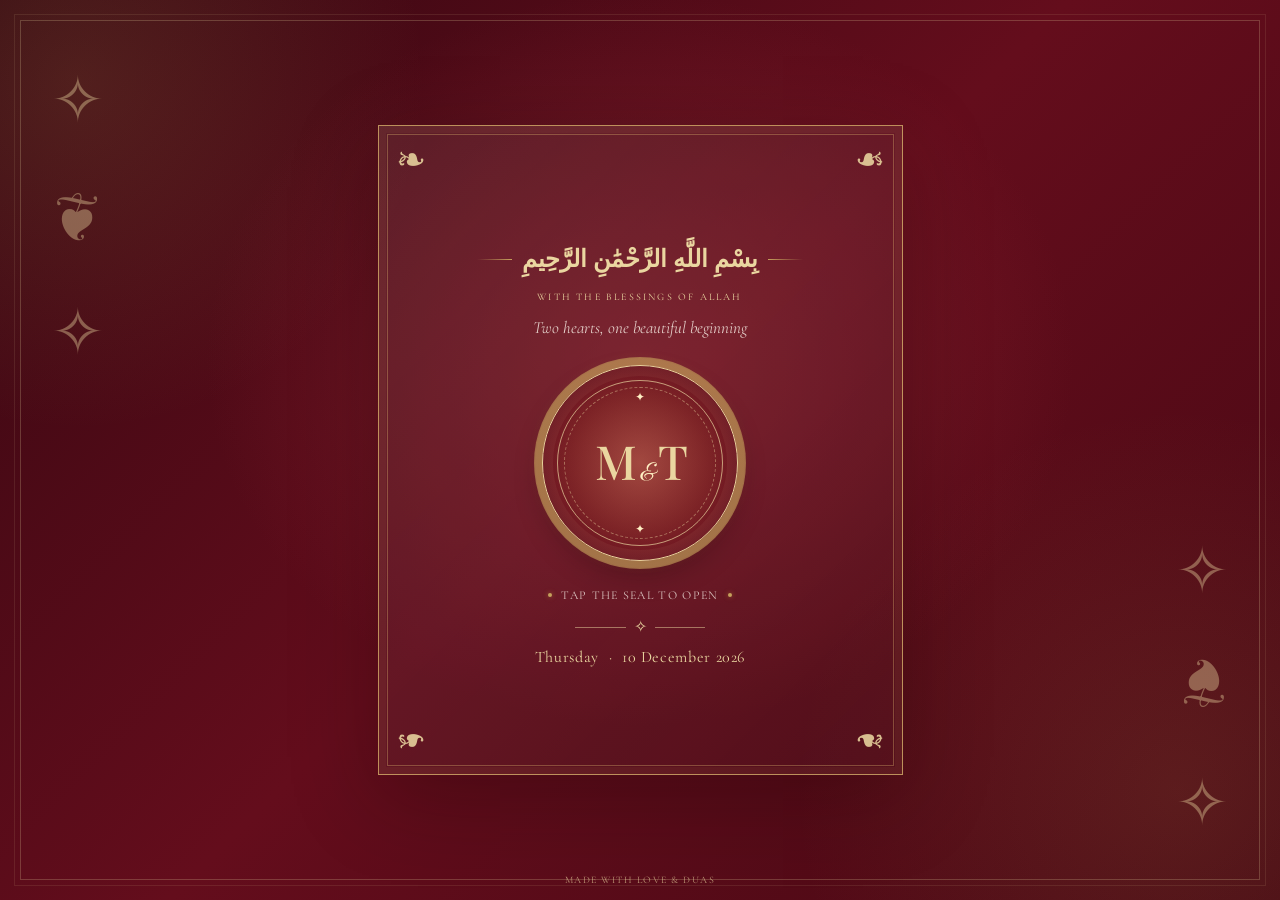
<file: index.html>
<!DOCTYPE html>
<html lang="en">
<head>
  <meta charset="UTF-8" />
  <meta name="viewport" content="width=device-width, initial-scale=1.0" />
  <meta name="theme-color" content="#640d1c" />
  <meta name="description" content="A wedding invitation for Adv. Thasnim N.S and Muhamed Uvais S — 10 December 2026." />
  <title>Thasnim &amp; Muhamed Uvais | Wedding Invitation</title>
  <link rel="preconnect" href="https://fonts.googleapis.com" />
  <link rel="preconnect" href="https://fonts.gstatic.com" crossorigin />
  <link href="https://fonts.googleapis.com/css2?family=Cormorant+Garamond:wght@400;500;600;700&family=Great+Vibes&family=Playfair+Display:wght@400;500;600;700&display=swap" rel="stylesheet" />
  <link rel="stylesheet" href="style.css" />
  <script src="script.js" defer></script>
</head>
<body class="cover-page">
  <main class="cover-scene">
    <div class="ambient-glow" aria-hidden="true"></div>
    <section class="cover-card" aria-labelledby="cover-title">
      <span class="corner-flourish corner-flourish--tl" aria-hidden="true">❧</span>
      <span class="corner-flourish corner-flourish--tr" aria-hidden="true">❧</span>
      <span class="corner-flourish corner-flourish--bl" aria-hidden="true">❧</span>
      <span class="corner-flourish corner-flourish--br" aria-hidden="true">❧</span>

      <div class="cover-topline"><span></span><b lang="ar" dir="rtl">بِسْمِ اللَّهِ الرَّحْمَٰنِ الرَّحِيمِ</b><span></span></div>
      <p id="cover-title" class="cover-kicker">With the blessings of Allah</p>
      <p class="cover-intro">Two hearts, one beautiful beginning</p>

      <a class="seal-link" href="invitation.html" aria-label="Open the wedding invitation">
        <span class="seal-ring seal-ring--outer" aria-hidden="true"></span>
        <span class="seal-ring seal-ring--inner" aria-hidden="true"></span>
        <span class="seal-stars" aria-hidden="true">✦</span>
        <span class="seal-monogram">M <i>&amp;</i> T</span>
        <span class="seal-stars seal-stars--bottom" aria-hidden="true">✦</span>
      </a>

      <p class="cover-tap"><span class="tap-dot" aria-hidden="true"></span> Tap the seal to open <span class="tap-dot" aria-hidden="true"></span></p>
      <div class="cover-divider" aria-hidden="true"><span>✧</span></div>
      <p class="cover-date">Thursday <span>·</span> 10 December 2026</p>
    </section>
    <p class="cover-footer">Made with love &amp; duas</p>
  </main>
</body>
</html>
</file>
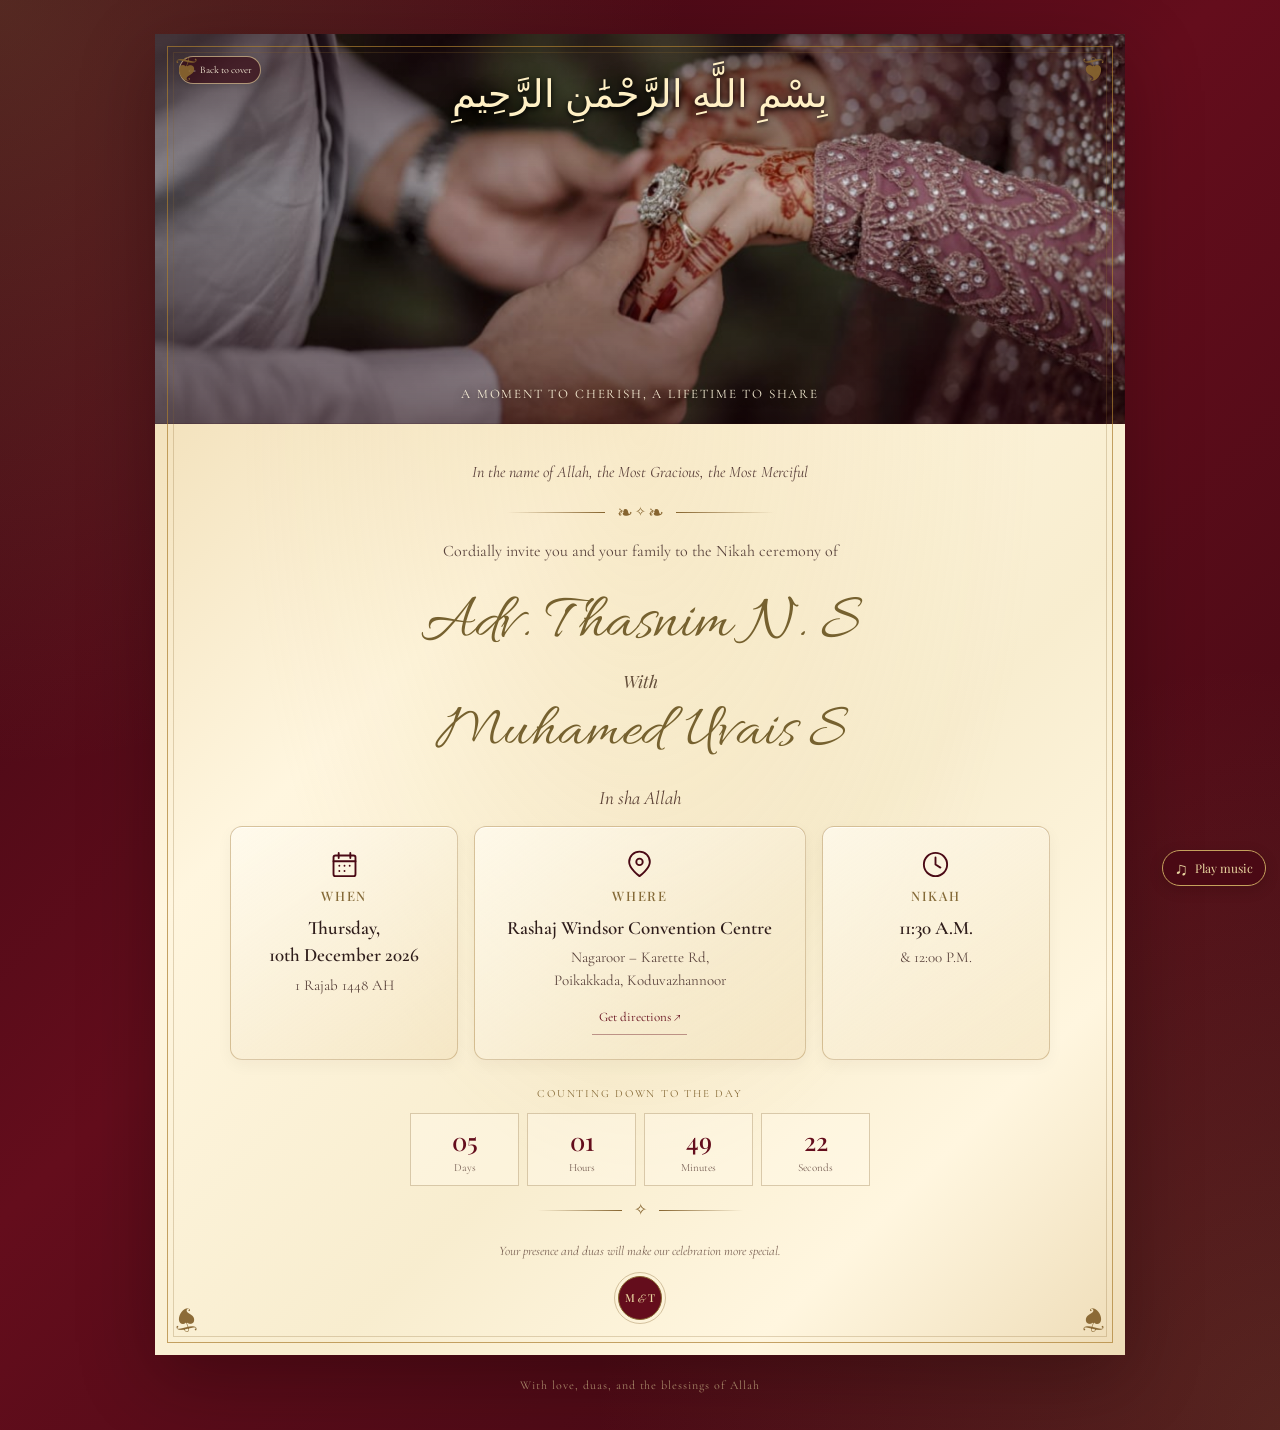
<file: invitation.html>
<!DOCTYPE html>
<html lang="en">
<head>
  <meta charset="UTF-8" />
  <meta name="viewport" content="width=device-width, initial-scale=1.0" />
  <meta name="theme-color" content="#640d1c" />
  <meta name="description" content="Nikah invitation of Adv. Thasnim N.S and Muhamed Uvais S, Thursday 10 December 2026." />
  <title>The Invitation | Thasnim &amp; Muhamed Uvais</title>
  <link rel="preconnect" href="https://fonts.googleapis.com" />
  <link rel="preconnect" href="https://fonts.gstatic.com" crossorigin />
 <link href="https://fonts.googleapis.com/css2?family=Allura&family=Cormorant+Garamond:wght@400;500;600;700&family=Great+Vibes&family=Playfair+Display:wght@400;500;600;700&display=swap" rel="stylesheet" />
  <script>
  try {
    if (sessionStorage.getItem("weddingOpeningPending") === "1") {
      document.documentElement.classList.add(
        "wedding-transition-pending"
      );
    }
  } catch (error) {
    // Continue normally if sessionStorage is unavailable.
  }
</script> 
  <link rel="stylesheet" href="style.css" />
  <script src="script.js" defer></script>
</head>
<body class="invitation-page">
  <main class="invitation-wrap">
    <article class="invitation-paper">
      <div class="paper-border" aria-hidden="true"></div>
      <span class="paper-corner paper-corner--tl" aria-hidden="true">❦</span>
      <span class="paper-corner paper-corner--tr" aria-hidden="true">❦</span>
      <span class="paper-corner paper-corner--bl" aria-hidden="true">❦</span>
      <span class="paper-corner paper-corner--br" aria-hidden="true">❦</span>

      <!-- Wedding photograph hero -->
      <section class="invitation-hero" aria-label="Wedding photograph">
        <img
          class="hero-image"
          src="image/wedding-hands.jpeg"
          alt="A close-up of the couple's hands during their ring ceremony"
          width="1040"
          height="694"
          fetchpriority="high"
        />
        <div class="hero-overlay" aria-hidden="true"></div>
        <p class="hero-bismillah" lang="ar" dir="rtl">بِسْمِ اللَّهِ الرَّحْمَٰنِ الرَّحِيمِ</p>
        <a class="back-link" href="index.html" aria-label="Return to the cover page">Back to cover</a>
        <p class="hero-caption">A moment to cherish, a lifetime to share</p>
      </section>

      <div class="invitation-content">
        <header class="invitation-header">
          <p class="translation">In the name of Allah, the Most Gracious, the Most Merciful</p>
          <div class="ornament-divider" aria-hidden="true"><span></span>❧<i>✧</i>❧<span></span></div>
          <p class="invitation-copy">Cordially invite you and your family to the Nikah ceremony of</p>
        </header>

       <section class="couple-section" aria-label="The couple">

          <p class="script-name bride-name">Adv. Thasnim N. S</p>
        
          <p class="with-line">With</p>
        
          <p class="script-name groom-name">Muhamed Uvais S</p>
        
        </section>

        <p class="insha-line">In sha Allah</p>

        <section class="event-grid" aria-label="Wedding details">
          <div class="event-item">
            <div class="event-icon" aria-hidden="true">
              <svg viewBox="0 0 24 24"><rect x="3.5" y="5" width="17" height="16" rx="1.5"></rect><path d="M7.5 3v4M16.5 3v4M3.5 9.5h17M8 13h.01M12 13h.01M16 13h.01M8 17h.01M12 17h.01"></path></svg>
            </div>
            <h2>When</h2>
            <p class="event-main">Thursday,<br />10th December 2026</p>
            <p class="event-sub">1 Rajab 1448 AH</p>
          </div>

          <div class="event-item event-item--venue">
            <div class="event-icon" aria-hidden="true">
              <svg viewBox="0 0 24 24"><path d="M20 10c0 5.2-8 11-8 11S4 15.2 4 10a8 8 0 1 1 16 0Z"></path><circle cx="12" cy="10" r="2.5"></circle></svg>
            </div>
            <h2>Where</h2>
            <p class="event-main">Rashaj Windsor Convention Centre</p>
            <p class="event-sub">Nagaroor – Karette Rd,<br />Poikakkada, Koduvazhannoor</p>
            <a class="text-link" href="https://www.google.com/maps/search/?api=1&amp;query=Rashaj+Windsor+Convention+Centre+Nagaroor+Karette+Road+Poikakkada+Koduvalzhannoor" target="_blank" rel="noopener noreferrer">Get directions ↗</a>
          </div>

          <div class="event-item">
            <div class="event-icon" aria-hidden="true">
              <svg viewBox="0 0 24 24"><circle cx="12" cy="12" r="9"></circle><path d="M12 6.5V12l3.8 2.4"></path></svg>
            </div>
            <h2>Nikah</h2>
            <p class="event-main">11:30 A.M.</p>
            <p class="event-sub">&amp; 12:00 P.M.</p>
          </div>
        </section>

        <section class="countdown-section" aria-label="Countdown to the wedding">
         
          <p class="countdown-heading">Counting down to the day</p>
          <div class="countdown" data-countdown>
            <div><strong data-days>--</strong><span>Days</span></div>
            <div><strong data-hours>--</strong><span>Hours</span></div>
            <div><strong data-minutes>--</strong><span>Minutes</span></div>
            <div><strong data-seconds>--</strong><span>Seconds</span></div>
          </div>
          <div class="ornament-divider ornament-divider--small" aria-hidden="true"><span></span>✧<span></span></div>
        </section>

        <!--
        <section class="gathering-section" aria-label="Pre-wedding gathering">
          <p class="gathering-label">Pre-wedding gathering</p>
          <p class="gathering-detail">Zahira Auditorium, Pangode</p>
          <p class="gathering-time">4:00 p.m. onwards</p>
          <div class="ornament-divider ornament-divider--small" aria-hidden="true"><span></span>✧<span></span></div>
        </section> -->

        <footer class="invitation-footer">
          <p class="footer-dua">Your presence and duas will make our celebration more special.</p>
          <a class="return-seal" href="index.html" aria-label="Return to the cover page"><span>M <i>&amp;</i> T</span></a>
        </footer>
      </div>
    </article>
    <p class="outside-note">With love, duas, and the blessings of Allah</p>
  </main>

  <!-- Background music: autoplay is attempted, with a tap control fallback. -->
  <audio id="invitationMusic" loop preload="auto" playsinline>
    <source src="https://azee03.github.io/updated-wedding-invitation/music/background.mp3" type="audio/mpeg" />
  </audio>
  <button type="button" class="music-toggle" id="musicToggle" aria-label="Play background music" aria-pressed="false">
    <span aria-hidden="true">♫</span>
    <span class="music-label">Play music</span>
  </button>
</body>
</html>
</file>
<file: style.css>
/* =========================================
   WEDDING INVITATION WEBSITE
   Clean responsive stylesheet
   Theme: Burgundy, Champagne, Gold & Ivory
   ========================================= */

:root {
  --red-950: #350711;
  --red-900: #4a0915;
  --red-800: #640d1c;
  --red-700: #7d1727;
  --gold: #c5a15d;
  --gold-light: #ead6a0;
  --gold-dark: #86642f;
  --paper: #fff6df;
  --paper-mid: #f8edcf;
  --paper-deep: #ead4a5;
  --ink: #37171a;
  --muted-ink: #745d54;
  --serif: "Cormorant Garamond", Georgia, serif;
  --display: "Playfair Display", Georgia, serif;
  --script: "Great Vibes", "Brush Script MT", cursive;
}

* { box-sizing: border-box; }
html {
  scroll-behavior: smooth;
  -webkit-text-size-adjust: 100%;
  text-size-adjust: 100%;
}
body { margin: 0; font-family: var(--serif); }
a { color: inherit; -webkit-tap-highlight-color: transparent; }
img, svg { max-width: 100%; }
a:focus-visible { outline: 2px solid var(--gold-dark); outline-offset: 3px; }

/* =========================================
   COVER PAGE
   ========================================= */
.cover-page {
  min-height: 100vh;
  min-height: 100svh;
  color: var(--paper);
  background:
    radial-gradient(ellipse at 50% 40%, rgba(160, 45, 57, .5), transparent 48%),
    radial-gradient(circle at 6% 9%, rgba(205, 164, 91, .15), transparent 24%),
    radial-gradient(circle at 92% 88%, rgba(205, 164, 91, .12), transparent 27%),
    linear-gradient(135deg, var(--red-950), var(--red-800) 49%, #470813);
}
.cover-scene {
  min-height: 100vh;
  min-height: 100svh;
  width: 100%;
  position: relative;
  isolation: isolate;
  display: flex;
  flex-direction: column;
  align-items: center;
  justify-content: center;
  padding: 30px 18px 22px;
  overflow: hidden;
}
.cover-scene::before,
.cover-scene::after {
  content: "✧  ❦  ✧";
  position: absolute;
  z-index: -1;
  color: rgba(234, 214, 160, .4);
  font-size: clamp(30px, 5vw, 65px);
  letter-spacing: .2em;
  writing-mode: vertical-rl;
  user-select: none;
  pointer-events: none;
}
.cover-scene::before { top: 7%; left: 3%; }
.cover-scene::after { right: 3%; bottom: 7%; transform: rotate(180deg); }
.ambient-glow {
  position: absolute;
  inset: 20px;
  border: 1px solid rgba(234, 214, 160, .23);
  outline: 1px solid rgba(234, 214, 160, .1);
  outline-offset: 5px;
  pointer-events: none;
}
.cover-card {
  width: min(100%, 525px);
  min-height: 650px;
  position: relative;
  display: flex;
  flex-direction: column;
  align-items: center;
  justify-content: center;
  padding: 54px 28px 42px;
  text-align: center;
  background: linear-gradient(135deg, rgba(255, 250, 240, .075), rgba(255, 250, 240, .015)), rgba(63, 6, 17, .18);
  border: 1px solid rgba(222, 186, 111, .75);
  box-shadow: 0 22px 80px rgba(20, 0, 4, .28), inset 0 0 0 7px rgba(222, 186, 111, .055);
  animation: card-arrive .8s ease both;
}
.cover-card::before {
  content: "";
  position: absolute;
  inset: 8px;
  border: 1px solid rgba(222, 186, 111, .35);
  pointer-events: none;
}
.corner-flourish { position: absolute; z-index: 1; color: var(--gold-light); font-size: 36px; line-height: 1; opacity: .88; }
.corner-flourish--tl { top: 17px; left: 17px; }
.corner-flourish--tr { top: 17px; right: 17px; transform: scaleX(-1); }
.corner-flourish--bl { bottom: 17px; left: 17px; transform: scaleY(-1); }
.corner-flourish--br { bottom: 17px; right: 17px; transform: scale(-1); }
.cover-topline { display: flex; justify-content: center; align-items: center; gap: 10px; width: 100%; color: var(--gold-light); font-size: clamp(18px, 3vw, 24px); }
.cover-topline span { width: 35px; height: 1px; background: linear-gradient(90deg, transparent, var(--gold)); }
.cover-topline span:last-child { transform: rotate(180deg); }
.cover-kicker { margin: 17px 0 4px; color: var(--gold-light); text-transform: uppercase; letter-spacing: .22em; font-size: 10px; }
.cover-title { margin: 0; font: 500 clamp(28px, 6vw, 40px)/1.2 var(--display); letter-spacing: .015em; }
.cover-intro { margin: 10px 0 27px; color: rgba(255, 250, 240, .78); font-size: 17px; font-style: italic; }
.seal-link {
  width: 196px; height: 196px; flex: 0 0 auto;
  position: relative; display: grid; place-items: center;
  border-radius: 50%; border: 1px solid var(--gold-light);
  text-decoration: none; color: var(--gold-light);
  background: radial-gradient(circle, #851c2d 0%, #6a0e20 65%, #4e0816 100%);
  box-shadow: 0 0 0 7px rgba(197, 161, 93, .12), 0 0 0 8px rgba(197, 161, 93, .62), 0 13px 28px rgba(20, 0, 4, .28), inset 0 0 0 10px rgba(234, 214, 160, .06);
  transition: transform .35s ease, box-shadow .35s ease, background .35s ease;
  cursor: pointer;
}
.seal-link:hover { transform: scale(1.045) rotate(-2deg); }
.seal-link:focus-visible { outline: 3px solid white; outline-offset: 14px; }
.seal-ring { position: absolute; border-radius: 50%; pointer-events: none; }
.seal-ring--outer { inset: 14px; border: 1px solid rgba(234, 214, 160, .7); }
.seal-ring--inner { inset: 21px; border: 1px dashed rgba(234, 214, 160, .44); }
.seal-monogram { font: 500 47px/1 var(--display); letter-spacing: -.06em; white-space: nowrap; }
.seal-monogram i { font: normal 24px var(--script); margin: 0 -2px; color: #fff0c4; }
.seal-stars { position: absolute; top: 24px; font-size: 12px; color: #fff0c4; }
.seal-stars--bottom { top: auto; bottom: 24px; }
.cover-names { margin: 31px 0 4px; font: 500 24px/1.2 var(--display); }
.cover-names span { color: var(--gold-light); font-style: italic; }
.cover-divider { width: 130px; margin: 15px 0 10px; display: flex; align-items: center; gap: 8px; color: var(--gold-light); }
.cover-divider::before, .cover-divider::after { content: ""; height: 1px; background: rgba(234, 214, 160, .5); flex: 1; }
.cover-date { margin: 0; color: var(--gold-light); font-size: 16px; letter-spacing: .04em; }
.cover-date span { margin: 0 5px; }
.cover-tap { display: flex; align-items: center; justify-content: center; gap: 9px; margin: 27px 0 0; color: rgba(255, 250, 240, .76); font-size: 12px; letter-spacing: .11em; text-transform: uppercase; }
.tap-dot { width: 4px; height: 4px; display: inline-block; border-radius: 50%; background: var(--gold); }
.cover-footer { margin: 20px 0 0; color: rgba(234, 214, 160, .68); letter-spacing: .15em; text-transform: uppercase; font-size: 10px; }

/* =========================================
   INVITATION FRAME & WARM GOLD PAPER
   ========================================= */
.invitation-page {
  min-height: 100vh;
  min-height: 100svh;
  color: var(--ink);
  background:
    radial-gradient(ellipse at 0% 0%, rgba(197, 161, 93, .22), transparent 38%),
    radial-gradient(ellipse at 100% 100%, rgba(197, 161, 93, .18), transparent 38%),
    linear-gradient(135deg, #350711, #640d1c 45%, #3d0912);
  overflow-x: clip;
}
.invitation-wrap { width: 100%; padding: 34px 16px; }
.invitation-paper {
  position: relative;
  isolation: isolate;
  width: min(100%, 970px);
  margin: 0 auto;
  overflow: hidden;
  background: linear-gradient(135deg, #f3e2b9 0%, #fff6df 24%, #f7ebd0 54%, #fff5dc 78%, #ecd7ac 100%);
  box-shadow: 0 22px 70px rgba(20, 0, 4, .32);
  text-align: center;
}
.paper-border { position: absolute; z-index: 5; inset: 12px; border: 1px solid rgba(172, 126, 48, .7); pointer-events: none; }
.paper-border::after { content: ""; position: absolute; inset: 5px; border: 1px solid rgba(134, 100, 47, .25); }
.paper-corner { position: absolute; z-index: 6; color: var(--gold-dark); font-size: 32px; line-height: 1; opacity: .95; pointer-events: none; }
.paper-corner--tl { top: 19px; left: 20px; }
.paper-corner--tr { top: 19px; right: 20px; transform: scaleX(-1); }
.paper-corner--bl { bottom: 19px; left: 20px; transform: scaleY(-1); }
.paper-corner--br { bottom: 19px; right: 20px; transform: scale(-1); }

/* =========================================
   WEDDING PHOTO HERO
   ========================================= */
.invitation-hero {
  position: relative;
  isolation: isolate;
  display: flex;
  align-items: flex-start;
  justify-content: center;
  width: 100%;
  height: clamp(285px, 37vw, 390px);
  min-height: 285px;
  overflow: hidden;
  background: var(--red-900);
}
.hero-image { position: absolute; z-index: -2; inset: 0; display: block; width: 100%; height: 100%; object-fit: cover; object-position: center 47%; }
.hero-overlay {
  position: absolute; z-index: -1; inset: 0; pointer-events: none;
  background: linear-gradient(180deg, rgba(35, 4, 12, .43) 0%, rgba(44, 5, 14, .08) 40%, rgba(35, 4, 12, .48) 100%);
}
.hero-bismillah {
  position: absolute;
  z-index: 3;
  top: 24px;
  left: 100px;
  right: 100px;
  margin: 0;
  padding: 4px 8px;
  color: #fff0c5;
  font-family: "Times New Roman", serif;
  font-size: clamp(27px, 3.6vw, 38px);
  line-height: 1.7;
  text-align: center;
  text-shadow: 0 2px 5px rgba(0, 0, 0, .9), 0 0 16px rgba(0, 0, 0, .65);
  pointer-events: none;
}
.back-link {
  position: absolute;
  z-index: 7;
  top: 22px;
  left: 24px;
  display: inline-flex;
  align-items: center;
  justify-content: center;
  gap: 4px;
  min-height: 28px;
  padding: 4px 8px;
  border: 1px solid rgba(234, 214, 160, .65);
  border-radius: 999px;
  background: rgba(53, 7, 17, .68);
  color: #fff6df;
  text-decoration: none;
  white-space: nowrap;
  font-size: 10px;
  line-height: 1.2;
  box-shadow: 0 2px 7px rgba(0, 0, 0, .16);
  -webkit-backdrop-filter: blur(5px);
  backdrop-filter: blur(5px);
  transition: background .2s ease, border-color .2s ease;
}
.back-link::before { content: "←"; font-size: 12px; line-height: 1; }
.back-link:hover { background: rgba(53, 7, 17, .88); border-color: var(--gold-light); }
.back-link:focus-visible, .text-link:focus-visible, .return-seal:focus-visible, .gathering-map-link:focus-visible { outline: 2px solid var(--gold-dark); outline-offset: 3px; }
.hero-caption {
  position: absolute;
  bottom: 19px;
  left: 20px;
  right: 20px;
  margin: 0;
  color: rgba(255, 246, 221, .96);
  font-size: clamp(10px, 1.3vw, 13px);
  letter-spacing: .14em;
  line-height: 1.6;
  text-transform: uppercase;
  text-shadow: 0 2px 9px rgba(0, 0, 0, .7);
}
/* Hide the old empty ornament if present in older HTML */
.hero-ornament { display: none !important; }

/* =========================================
   INVITATION DETAILS
   ========================================= */
.invitation-content {
  position: relative;
  z-index: 1;
  padding: 36px clamp(22px, 5.4vw, 62px) 35px;
  background:
    radial-gradient(ellipse at 50% 0%, rgba(219, 183, 111, .20), transparent 58%),
    linear-gradient(135deg, #f3e2bd 0%, #fff6df 26%, #f8edcf 58%, #fff6df 80%, #eedcb7 100%);
}
.invitation-header { max-width: 710px; position: relative; z-index: 2; margin: 0 auto; }
.bismillah { margin: 0 0 4px; color: #2e1115; font-family: "Times New Roman", serif; font-size: clamp(29px, 4.5vw, 42px); line-height: 1.5; }
.translation { margin: 0; color: #5b413b; font-size: clamp(13px, 1.9vw, 16px); font-style: italic; line-height: 1.6; }
.ornament-divider { display: flex; align-items: center; justify-content: center; gap: 12px; width: min(100%, 310px); margin: 15px auto; color: var(--gold-dark); font-size: 19px; }
.ornament-divider span { flex: 1; max-width: 98px; height: 1px; background: linear-gradient(90deg, transparent, var(--gold-dark)); }
.ornament-divider span:last-child { transform: rotate(180deg); }
.ornament-divider i { font-style: normal; font-size: 13px; margin: 0 -10px; }
.invitation-copy { max-width: 640px; margin: 0 auto; font-size: 16px; line-height: 1.6; color: #59433c; }
.couple-section { margin: 20px auto 0; max-width: 760px; position: relative; z-index: 2; }
.script-name { margin: 0; color: #76612f; font-family: var(--script); font-weight: 400; font-size: clamp(44px, 6.7vw, 64px); line-height: 1.25; overflow-wrap: break-word; }
.family-line { margin: 1px 0 0; color: #3e2927; font-size: 15px; line-height: 1.5; }
.with-line { margin: 6px 0 2px; font-family: var(--display); font-style: italic; font-size: 17px; color: #654f3b; }
.groom-name { font-size: clamp(43px, 6.3vw, 61px); }
.insha-line { margin: 16px 0 17px; font-size: 19px; font-style: italic; color: #5a3f34; }

/* =========================================
   EVENT GRID — DESKTOP: THREE ALIGNED COLUMNS
   Explicit grid areas prevent the Nikah card
   from wrapping underneath the date card.
   ========================================= */
.event-grid {
  display: grid;
  grid-template-columns: minmax(0, 1fr) minmax(0, 1.45fr) minmax(0, 1fr);
  grid-template-areas: "date venue nikah";
  align-items: stretch;
  gap: 0;
  position: relative;
  z-index: 2;
  border-top: 1px solid rgba(134, 100, 47, .37);
  border-bottom: 1px solid rgba(134, 100, 47, .37);
  padding: 22px 0 20px;
  margin: 0 auto;
  max-width: 820px;
}
.event-item { min-width: 0; padding: 0 17px; display: flex; flex-direction: column; align-items: center; justify-content: flex-start; text-align: center; border: 0; border-radius: 0; background: transparent; }
.event-item:first-child { grid-area: date; }
.event-item--venue { grid-area: venue; }
.event-item:last-child { grid-area: nikah; }
.event-item + .event-item { border-left: 1px solid rgba(134, 100, 47, .4); }
.event-icon { width: 31px; height: 31px; margin-bottom: 4px; color: var(--red-900); flex-shrink: 0; }
.event-icon svg { width: 100%; height: 100%; fill: none; stroke: currentColor; stroke-width: 1.45; stroke-linecap: round; stroke-linejoin: round; }
.event-item h2 { margin: 0 0 5px; color: #856a38; font: 500 13px/1.4 var(--display); letter-spacing: .13em; text-transform: uppercase; }
.event-main { margin: 0; color: #2f1d1b; font: 600 clamp(15px, 2.1vw, 19px)/1.45 var(--serif); overflow-wrap: break-word; }
.event-sub { margin: 5px 0 0; color: #5c453e; font-size: 15px; line-height: 1.5; overflow-wrap: break-word; }
.text-link { display: inline-flex; align-items: center; justify-content: center; min-height: 36px; margin-top: 8px; padding: 4px 7px; color: var(--red-800); font-size: 13px; border-bottom: 1px solid rgba(100, 13, 28, .4); text-decoration: none; }
.text-link:hover { border-color: var(--red-800); }

/* =========================================
   COUNTDOWN AND GATHERINGS
   ========================================= */
.countdown-section { margin: 25px auto 0; max-width: 460px; position: relative; z-index: 2; }
.gathering-label { margin: 0 0 3px; font-size: 15px; color: var(--muted-ink); font-style: italic; line-height: 1.5; }
.gathering-detail { margin: 0; font: 500 clamp(18px, 2.7vw, 24px)/1.5 var(--display); color: #341619; overflow-wrap: anywhere; }
.gathering-time { margin: 3px 0 0; font-size: 16px; color: #5c453e; line-height: 1.6; }
.gathering-map-link { display: inline-block; padding: 3px 0; color: inherit; text-decoration: none; text-underline-offset: 3px; }
.gathering-map-link:hover { color: var(--red-800); text-decoration: underline; }
.countdown-heading { margin: 18px 0 10px; text-transform: uppercase; letter-spacing: .16em; color: #876b38; font-size: 11px; line-height: 1.6; }
.countdown { display: grid; grid-template-columns: repeat(4, minmax(0, 1fr)); gap: 8px; width: 100%; }
.countdown div { min-width: 0; display: flex; flex-direction: column; align-items: center; gap: 4px; padding: 12px 4px 10px; border: 1px solid rgba(134, 100, 47, .3); background: rgba(255, 248, 229, .55); }
.countdown strong { color: var(--red-800); font: 500 25px/1.2 var(--display); font-variant-numeric: tabular-nums; }
.countdown span { color: #796156; font-size: 11px; line-height: 1.4; }
.ornament-divider--small { margin: 14px auto 10px; width: 205px; font-size: 16px; }
.gathering-section { margin: 19px auto 0; position: relative; z-index: 2; }
.invitation-footer { margin: 20px auto 0; position: relative; z-index: 2; }
.footer-dua { max-width: 430px; margin: 0 auto; color: #7d6557; font-size: 13px; font-style: italic; line-height: 1.7; }
.return-seal { display: inline-grid; place-items: center; width: 44px; height: 44px; margin-top: 14px; border-radius: 50%; border: 1px solid var(--gold-dark); outline: 1px solid rgba(134, 100, 47, .35); outline-offset: 3px; background: var(--red-800); color: var(--gold-light); text-decoration: none; transition: transform .25s ease; }
.return-seal:hover { transform: rotate(-8deg); }
.return-seal span { font: 500 11px var(--display); }
.return-seal i { font: normal 11px var(--script); }
.outside-note { margin: 20px auto 0; padding: 0 12px; text-align: center; color: rgba(234, 214, 160, .7); font-size: 12px; line-height: 1.7; letter-spacing: .08em; }

/* =========================================
   TABLET
   ========================================= */
@media (min-width: 651px) and (max-width: 850px) {
  .invitation-wrap { padding: 22px 12px; }
  .invitation-content { padding: 32px 30px; }
  .invitation-hero { height: 320px; min-height: 285px; }
  .event-item { padding-left: 10px; padding-right: 10px; }
  .event-main { font-size: 16px; }
  .event-sub { font-size: 14px; }
  .back-link { top: 18px; left: 20px; }
}

/* =========================================
   MOBILE
   ========================================= */
@media (max-width: 650px) {
  .cover-scene { padding: 20px 15px 17px; }
  .ambient-glow { inset: 12px; }
  .cover-card { min-height: 0; padding: 45px 20px 34px; }
  .corner-flourish { font-size: 27px; }
  .corner-flourish--tl { top: 14px; left: 14px; }
  .corner-flourish--tr { top: 14px; right: 14px; }
  .corner-flourish--bl { bottom: 14px; left: 14px; }
  .corner-flourish--br { bottom: 14px; right: 14px; }
  .cover-topline { gap: 7px; font-size: clamp(16px, 4.5vw, 21px); }
  .cover-topline span { width: 23px; }
  .seal-link { width: 170px; height: 170px; }
  .seal-monogram { font-size: 40px; }
  .cover-names { font-size: 21px; }
  .cover-scene::before { left: 1%; top: 4%; font-size: 26px; }
  .cover-scene::after { right: 1%; bottom: 4%; font-size: 26px; }

  .invitation-wrap { padding: max(8px, env(safe-area-inset-top)) max(7px, env(safe-area-inset-right)) max(12px, env(safe-area-inset-bottom)) max(7px, env(safe-area-inset-left)); }
  .invitation-paper { width: 100%; }
  .invitation-hero { height: clamp(220px, 61vw, 285px); min-height: 220px; }
  .hero-image { object-position: center 45%; }
  .hero-overlay { background: linear-gradient(180deg, rgba(35, 4, 12, .35), rgba(35, 4, 12, .04) 44%, rgba(35, 4, 12, .55)); }
  .hero-bismillah { top: 48px; left: 12px; right: 12px; font-size: clamp(22px, 6.4vw, 30px); line-height: 1.7; }
  .back-link { top: 12px; left: 12px; min-height: 27px; padding: 4px 7px; gap: 3px; font-size: 9px; }
  .back-link::before { font-size: 11px; }
  .hero-caption { bottom: 14px; left: 10px; right: 10px; font-size: 9px; letter-spacing: .09em; line-height: 1.6; }

  .paper-border { inset: 7px; }
  .paper-border::after { inset: 3px; }
  .paper-corner { font-size: 20px; }
  .paper-corner--tl { top: 11px; left: 11px; }
  .paper-corner--tr { top: 11px; right: 11px; }
  .paper-corner--bl { bottom: 11px; left: 11px; }
  .paper-corner--br { bottom: 11px; right: 11px; }

  .invitation-content { padding: 24px clamp(14px, 4.2vw, 22px) 27px; }
  .bismillah { font-size: clamp(24px, 7vw, 31px); line-height: 1.6; }
  .translation { max-width: 310px; margin: 2px auto 0; font-size: clamp(12px, 3.4vw, 14px); line-height: 1.55; }
  .ornament-divider { width: min(100%, 260px); gap: 8px; margin: 11px auto; }
  .invitation-copy { max-width: 350px; padding: 0 2px; font-size: clamp(14px, 3.8vw, 15px); line-height: 1.65; }
  .couple-section { margin-top: 17px; }
  .script-name, .groom-name { max-width: 100%; font-size: clamp(34px, 9.3vw, 47px); line-height: 1.3; }
  .with-line { margin: 4px 0 2px; font-size: 16px; }
  .insha-line { margin: 13px 0 16px; font-size: 17px; }

  /* Crucial fix: explicit area placement avoids an orphaned Nikah card. */
  .event-grid {
    grid-template-columns: repeat(2, minmax(0, 1fr));
    grid-template-areas: "date nikah" "venue venue";
    gap: 12px;
    padding: 8px 0;
    border: 0;
  }
  .event-item {
    min-width: 0;
    padding: 15px 8px;
    border: 1px solid rgba(134, 100, 47, .28);
    border-radius: 12px;
    background: rgba(255, 255, 255, .25);
  }
  .event-item + .event-item { border: 1px solid rgba(134, 100, 47, .28); }
  .event-item:first-child { grid-area: date; }
  .event-item--venue { grid-area: venue; }
  .event-item:last-child { grid-area: nikah; }
  .event-icon { width: 25px; height: 25px; margin-bottom: 6px; }
  .event-item h2 { margin-bottom: 6px; font-size: 10px; letter-spacing: .1em; }
  .event-main { max-width: 100%; font-size: 14px; line-height: 1.5; overflow-wrap: anywhere; }
  .event-sub { max-width: 100%; margin-top: 5px; font-size: 12px; line-height: 1.55; overflow-wrap: anywhere; }
  .event-item--venue { padding: 16px 12px; }
  .event-item--venue .event-main { max-width: 300px; font-size: 16px; }
  .event-item--venue .event-sub { font-size: 13px; }
  .text-link { min-height: 36px; margin-top: 7px; padding: 5px 8px; font-size: 12px; }

  .countdown-section { width: 100%; max-width: 350px; margin: 19px auto 0; }
  .countdown-heading { margin: 16px 0 9px; font-size: 10px; line-height: 1.6; letter-spacing: .1em; }
  .countdown { grid-template-columns: repeat(4, minmax(0, 1fr)); gap: 5px; }
  .countdown div { min-width: 0; padding: 10px 2px 8px; border-radius: 5px; background: rgba(255, 250, 235, .58); }
  .countdown strong { font-size: clamp(17px, 5.2vw, 22px); }
  .countdown span { font-size: clamp(9px, 2.8vw, 11px); }
  .gathering-section { margin-top: 17px; }
  .gathering-label { font-size: 13px; line-height: 1.55; }
  .gathering-detail { font-size: clamp(16px, 4.8vw, 20px); line-height: 1.55; overflow-wrap: anywhere; }
  .gathering-time { font-size: 13px; }
  .ornament-divider--small { width: min(180px, 85%); margin: 13px auto; }
  .invitation-footer { margin-top: 17px; }
  .footer-dua { max-width: 280px; padding: 0 5px; font-size: 12px; line-height: 1.7; }
  .return-seal { width: 40px; height: 40px; margin-top: 13px; }
  .outside-note { max-width: 300px; padding: 0 12px; margin-top: 13px; font-size: 10px; line-height: 1.7; }
}

/* Extra-small phones */
@media (max-width: 360px) {
  .cover-card { padding-left: 15px; padding-right: 15px; }
  .cover-topline { font-size: 15px; }
  .seal-link { width: 155px; height: 155px; }
  .seal-monogram { font-size: 36px; }
  .seal-monogram i { font-size: 21px; }
  .cover-tap { font-size: 9px; letter-spacing: .07em; }
  .invitation-wrap { padding-left: 5px; padding-right: 5px; }
  .invitation-hero { height: 200px; min-height: 200px; }
  .hero-bismillah { top: 44px; font-size: 21px; }
  .hero-caption { font-size: 8px; letter-spacing: .07em; }
  .invitation-content { padding-left: 11px; padding-right: 11px; }
  .bismillah { font-size: 23px; }
  .script-name, .groom-name { font-size: clamp(30px, 8.8vw, 33px); }
  .event-grid { gap: 9px; }
  .event-item { padding: 13px 5px; }
  .event-main { font-size: 13px; }
  .event-item--venue .event-main { font-size: 15px; }
  .countdown { gap: 4px; }
  .countdown strong { font-size: 17px; }
}

/* Short phone screens */
@media (max-height: 650px) and (max-width: 650px) {
  .cover-scene { justify-content: flex-start; padding-top: 25px; padding-bottom: 25px; }
  .cover-card { min-height: 0; padding-top: 40px; padding-bottom: 28px; }
  .seal-link { width: 145px; height: 145px; }
  .seal-monogram { font-size: 35px; }
  .cover-intro { margin-bottom: 20px; }
  .cover-tap { margin-top: 20px; }
}

@media (hover: hover) and (pointer: fine) {
  .return-seal:hover { transform: rotate(-8deg) scale(1.04); }
}

@media (prefers-reduced-motion: reduce) {
  *, *::before, *::after {
    scroll-behavior: auto !important;
    animation-duration: .01ms !important;
    animation-iteration-count: 1 !important;
    transition-duration: .01ms !important;
  }
}

/* ========================================
   DESKTOP EVENT CARDS — BOXED PRESENTATION
   Applied only above the mobile breakpoint,
   so the mobile card layout remains unchanged.
   ======================================== */
@media (min-width: 651px) {
  .event-grid {
    gap: 16px;
    padding: 0;
    border-top: 0;
    border-bottom: 0;
    align-items: stretch;
  }

  .event-item {
    min-width: 0;
    height: 100%;
    padding: 22px 15px 24px;
    border: 1px solid rgba(153, 112, 47, 0.36);
    border-radius: 12px;
    background: linear-gradient(
      145deg,
      rgba(255, 251, 239, 0.78),
      rgba(239, 220, 179, 0.42)
    );
    box-shadow:
      0 5px 16px rgba(53, 7, 17, 0.045),
      inset 0 1px 0 rgba(255, 255, 255, 0.65);
  }

  .event-item + .event-item {
    border-left: 1px solid rgba(153, 112, 47, 0.36);
    border-top: 1px solid rgba(153, 112, 47, 0.36);
  }

  .event-item h2 {
    margin-bottom: 8px;
  }

  .event-icon {
    margin-bottom: 7px;
  }
}


/* =========================================
   CONSISTENT COVER CENTERING ACROSS DEVICES
   The card centres independently of the footer.
   On short screens it remains scrollable instead
   of being clipped at the top or bottom.
   ========================================= */
.cover-page .cover-scene {
  min-height: 100vh;
  min-height: 100svh;
  min-height: 100dvh;
  height: auto;
  justify-content: center;
  align-items: center;
  padding-top: max(22px, env(safe-area-inset-top, 0px));
  padding-right: max(18px, env(safe-area-inset-right, 0px));
  padding-bottom: max(22px, env(safe-area-inset-bottom, 0px));
  padding-left: max(18px, env(safe-area-inset-left, 0px));
  overflow: visible;
}

.cover-page .cover-card {
  flex: 0 0 auto;
  margin-block: auto;
  align-self: center;
}

.cover-page .cover-footer {
  position: absolute;
  right: 12px;
  bottom: max(12px, env(safe-area-inset-bottom, 0px));
  left: 12px;
  margin: 0;
  text-align: center;
  line-height: 1.6;
}

/* At smaller widths the cover card becomes content-height based.
   Auto margins centre it when there is room and fall back to normal
   document flow when the phone viewport is too short. */
@media (max-width: 650px) {
  .cover-page .cover-scene {
    min-height: 100vh;
    min-height: 100svh;
    min-height: 100dvh;
    padding-top: max(18px, env(safe-area-inset-top, 0px));
    padding-right: max(16px, env(safe-area-inset-right, 0px));
    padding-bottom: max(18px, env(safe-area-inset-bottom, 0px));
    padding-left: max(16px, env(safe-area-inset-left, 0px));
    overflow: visible;
  }

  .cover-page .cover-card {
    width: min(100%, 440px);
    min-height: 0;
    padding: 45px 20px 34px;
    margin-block: auto;
  }

  .cover-page .cover-footer {
    bottom: max(10px, env(safe-area-inset-bottom, 0px));
    font-size: 9px;
  }
}

@media (max-height: 680px) and (max-width: 650px) {
  .cover-page .cover-card {
    padding-top: 36px;
    padding-bottom: 27px;
  }
  .cover-page .seal-link {
    width: 145px;
    height: 145px;
  }
  .cover-page .seal-monogram {
    font-size: 35px;
  }
  .cover-page .cover-intro {
    margin-bottom: 20px;
  }
  .cover-page .cover-tap {
    margin-top: 20px;
  }
}

/* =========================================
   LETTER-OPENING TRANSITION OVERLAY
   Created on the first-page seal click by JS.
   ========================================= */
.letter-opening-overlay {
  position: fixed;
  inset: 0;
  z-index: 99999;
  display: grid;
  place-items: center;
  padding: 24px;
  overflow: hidden;
  background:
    radial-gradient(circle at 50% 42%, rgba(125, 23, 39, .92), rgba(53, 7, 17, .98) 70%),
    var(--red-950);
  opacity: 0;
  visibility: hidden;
  pointer-events: none;
  transition: opacity .32s ease, visibility .32s ease;
}

.letter-opening-overlay.is-active {
  opacity: 1;
  visibility: visible;
  pointer-events: auto;
}

.opening-stage {
  width: min(100%, 390px);
  display: flex;
  flex-direction: column;
  align-items: center;
  gap: 22px;
}

.opening-envelope {
  position: relative;
  isolation: isolate;
  width: min(82vw, 340px);
  height: clamp(165px, 28vh, 225px);
  perspective: 1100px;
  border: 1px solid var(--gold-light);
  background: linear-gradient(135deg, #f3e2b9, #fff6df 48%, #e8cf9a);
  box-shadow: 0 24px 65px rgba(0, 0, 0, .32), 0 0 0 5px rgba(197, 161, 93, .12);
  opacity: 0;
  transform: translateY(18px) scale(.92);
}

.letter-opening-overlay.is-active .opening-envelope {
  animation: envelopeArrive .45s cubic-bezier(.2, .75, .25, 1) forwards;
}

.opening-envelope::after {
  content: "";
  position: absolute;
  z-index: 6;
  inset: 7px;
  border: 1px solid rgba(134, 100, 47, .3);
  pointer-events: none;
}

.opening-letter {
  position: absolute;
  z-index: 2;
  left: 9%;
  right: 9%;
  bottom: 5%;
  height: 82%;
  display: flex;
  flex-direction: column;
  justify-content: center;
  align-items: center;
  gap: 8px;
  border: 1px solid rgba(134, 100, 47, .55);
  background: linear-gradient(145deg, #fff9e9, #f0dfb7);
  color: var(--red-800);
  box-shadow: 0 5px 16px rgba(53, 7, 17, .18);
  opacity: .95;
  transform: translateY(26%) scaleY(.72);
}

.letter-opening-overlay.is-active .opening-letter {
  animation: letterRise .78s .18s cubic-bezier(.18, .72, .2, 1) forwards;
}

.opening-monogram {
  font: 500 clamp(27px, 7vw, 36px)/1.1 var(--display);
  letter-spacing: -.06em;
  color: #76551d;
}

.opening-subtitle {
  padding-top: 6px;
  border-top: 1px solid rgba(134, 100, 47, .45);
  color: #72583a;
  font: italic 14px var(--serif);
}

.opening-pocket {
  position: absolute;
  z-index: 3;
  inset: 0;
  background: linear-gradient(145deg, #8e2637, #640d1c 62%, #4a0915);
  clip-path: polygon(0 0, 50% 57%, 100% 0, 100% 100%, 0 100%);
  border-top: 1px solid rgba(234, 214, 160, .6);
}

.opening-flap {
  position: absolute;
  z-index: 4;
  top: 0;
  left: 0;
  width: 100%;
  height: 65%;
  background: linear-gradient(150deg, #9b3544, #6e1022 75%);
  clip-path: polygon(0 0, 100% 0, 50% 100%);
  transform-origin: top center;
  transform-style: preserve-3d;
  backface-visibility: visible;
  border-top: 1px solid rgba(234, 214, 160, .65);
}

.letter-opening-overlay.is-active .opening-flap {
  animation: envelopeFlapOpen .62s .42s cubic-bezier(.3, .05, .45, 1) forwards;
}

.opening-caption {
  margin: 0;
  color: var(--gold-light);
  font: italic 16px var(--serif);
  letter-spacing: .06em;
  text-align: center;
  opacity: 0;
  transform: translateY(7px);
}

.letter-opening-overlay.is-active .opening-caption {
  animation: openingCaptionReveal .45s .72s ease forwards;
}

@keyframes envelopeArrive {
  to { opacity: 1; transform: translateY(0) scale(1); }
}

@keyframes letterRise {
  0% { opacity: .75; transform: translateY(26%) scaleY(.72); }
  65% { opacity: 1; transform: translateY(-24%) scaleY(1); }
  100% { opacity: 1; transform: translateY(-17%) scaleY(1); }
}

@keyframes envelopeFlapOpen {
  from { transform: rotateX(0deg); }
  to { transform: rotateX(178deg); }
}

@keyframes openingCaptionReveal {
  to { opacity: 1; transform: translateY(0); }
}

@media (max-width: 420px) {
  .letter-opening-overlay { padding: 18px; }
  .opening-envelope { width: min(84vw, 320px); height: 175px; }
  .opening-stage { gap: 18px; }
  .opening-caption { font-size: 14px; }
}

@media (prefers-reduced-motion: reduce) {
  .letter-opening-overlay,
  .opening-envelope,
  .opening-letter,
  .opening-flap,
  .opening-caption {
    animation: none !important;
    transition: none !important;
  }
}

/* Music control remains available if browser autoplay is blocked. */
.music-toggle {
  position: fixed;
  z-index: 100;
  right: 14px;
  bottom: max(14px, env(safe-area-inset-bottom, 0px));
  display: inline-flex;
  align-items: center;
  justify-content: center;
  gap: 7px;
  min-height: 36px;
  padding: 7px 12px;
  border: 1px solid var(--gold);
  border-radius: 30px;
  background: rgba(74, 9, 21, .94);
  color: var(--gold-light);
  font-family: var(--display);
  font-size: 12px;
  cursor: pointer;
  box-shadow: 0 4px 14px rgba(35, 4, 12, .2);
  -webkit-backdrop-filter: blur(8px);
  backdrop-filter: blur(8px);
}

.music-toggle > span:first-child { font-size: 18px; line-height: 1; }
.music-toggle.is-playing { border-color: var(--gold-light); background: rgba(100, 13, 28, .97); }
.music-toggle:focus-visible { outline: 2px solid var(--gold-dark); outline-offset: 3px; }

@media (max-width: 650px) {
  .music-toggle {
    right: 10px;
    bottom: max(12px, env(safe-area-inset-bottom, 0px));
    min-height: 34px;
    padding: 7px 10px;
    font-size: 11px;
  }
}

/* The invitation settles into place after the envelope-opening transition. */
body.invitation-page:not(.page-leaving) .invitation-paper {
  animation: invitationPaperArrive .72s cubic-bezier(.2, .75, .25, 1) both;
}

body.invitation-page:not(.page-leaving) .hero-image {
  animation: invitationPhotoSettle 1.1s ease-out both;
}

body.invitation-page:not(.page-leaving) .invitation-header {
  animation: invitationDetailsRise .55s ease-out .12s both;
}

body.invitation-page:not(.page-leaving) .couple-section {
  animation: invitationDetailsRise .6s ease-out .22s both;
}

body.invitation-page:not(.page-leaving) .event-grid {
  animation: invitationDetailsRise .6s ease-out .32s both;
}

body.invitation-page:not(.page-leaving) .countdown-section {
  animation: invitationDetailsRise .6s ease-out .42s both;
}

body.invitation-page:not(.page-leaving) .gathering-section,
body.invitation-page:not(.page-leaving) .invitation-footer {
  animation: invitationDetailsRise .6s ease-out .5s both;
}

@keyframes invitationPaperArrive {
  from { opacity: 0; transform: translateY(16px) scale(.99); }
  to { opacity: 1; transform: translateY(0) scale(1); }
}

@keyframes invitationPhotoSettle {
  from { transform: scale(1.055); }
  to { transform: scale(1); }
}

@keyframes invitationDetailsRise {
  from { opacity: 0; transform: translateY(12px); }
  to { opacity: 1; transform: translateY(0); }
}

@media (prefers-reduced-motion: reduce) {
  body.invitation-page:not(.page-leaving) .invitation-paper,
  body.invitation-page:not(.page-leaving) .hero-image,
  body.invitation-page:not(.page-leaving) .invitation-header,
  body.invitation-page:not(.page-leaving) .couple-section,
  body.invitation-page:not(.page-leaving) .event-grid,
  body.invitation-page:not(.page-leaving) .countdown-section,
  body.invitation-page:not(.page-leaving) .gathering-section,
  body.invitation-page:not(.page-leaving) .invitation-footer {
    animation: none !important;
  }
}
/* =========================================
   COUPLE NAME CAPITALIZATION
   ========================================= */

.script-name {
  text-transform: none !important;
}

.script-name .name-initial {
  display: inline-block;
  font-family: var(--display);
  font-size: 0.84em;
  font-weight: 600;
  font-style: normal;
  line-height: 1;
  color: #5d411b;
  vertical-align: 0.02em;
}

.with-line {
  text-transform: none !important;
}


/* =========================================
   SEAMLESS INVITATION PAGE ARRIVAL
   ========================================= */

/* Prevent the invitation content flashing before
   the opening overlay is restored on page load. */

html.wedding-transition-pending,
html.wedding-transition-pending body.invitation-page {
  background: var(--red-950);
}

html.wedding-transition-pending body.invitation-page > * {
  visibility: hidden;
}


/* Keep the same open envelope visible across navigation. */

.letter-opening-overlay.is-arrival {
  opacity: 1;
  visibility: visible;
  pointer-events: auto;
  transition: opacity 0.85s ease, visibility 0s linear;
}


/* Match the final envelope state from the cover page. */

.letter-opening-overlay.is-arrival .opening-envelope {
  opacity: 1;
  transform: translateY(0) scale(1);
  animation: none !important;
}

.letter-opening-overlay.is-arrival .opening-letter {
  opacity: 1;
  transform: translateY(-17%) scaleY(1);
  animation: none !important;
}

.letter-opening-overlay.is-arrival .opening-flap {
  transform: rotateX(178deg);
  animation: none !important;
}

.letter-opening-overlay.is-arrival .opening-caption {
  opacity: 1;
  transform: translateY(0);
  animation: none !important;
}


/* Fade the envelope away to reveal invitation.html. */

.letter-opening-overlay.is-arrival.is-dismissing {
  opacity: 0;
  visibility: hidden;
  pointer-events: none;
  transition:
    opacity 0.85s ease,
    visibility 0s linear 0.85s;
}


/* =========================================
   SLOWER COVER ENVELOPE ANIMATION
   ========================================= */

.letter-opening-overlay.is-active .opening-envelope {
  animation-duration: 0.68s;
}

.letter-opening-overlay.is-active .opening-letter {
  animation:
    letterRise 1.22s 0.24s
    cubic-bezier(0.18, 0.72, 0.2, 1) forwards;
}

.letter-opening-overlay.is-active .opening-flap {
  animation:
    envelopeFlapOpen 1.08s 0.78s
    cubic-bezier(0.3, 0.05, 0.45, 1) forwards;
}

.letter-opening-overlay.is-active .opening-caption {
  animation:
    openingCaptionReveal 0.58s 1.3s ease forwards;
}
/* Couple names: one consistent script font */
.couple-section .script-name,
.couple-section .script-name * {
    font-family: "Great Vibes", cursive !important;
    font-weight: 400 !important;
    font-style: normal;
    text-transform: none !important;
    font-variant: normal !important;
    font-variant-caps: normal !important;
}

/* Keep "With" elegant and distinct */
.couple-section .with-line {
    font-family: "Playfair Display", Georgia, serif;
    font-style: italic;
    text-transform: none;
}
/* Clear, elegant capital letters in a consistent script font */
.couple-section .script-name,
.couple-section .script-name * {
    font-family: "Allura", cursive !important;
    font-weight: 400 !important;
    font-style: normal !important;
    text-transform: none !important;
    font-variant-caps: normal !important;
}

.couple-section .with-line {
    font-family: "Playfair Display", Georgia, serif;
    font-style: italic;
}
</file>
